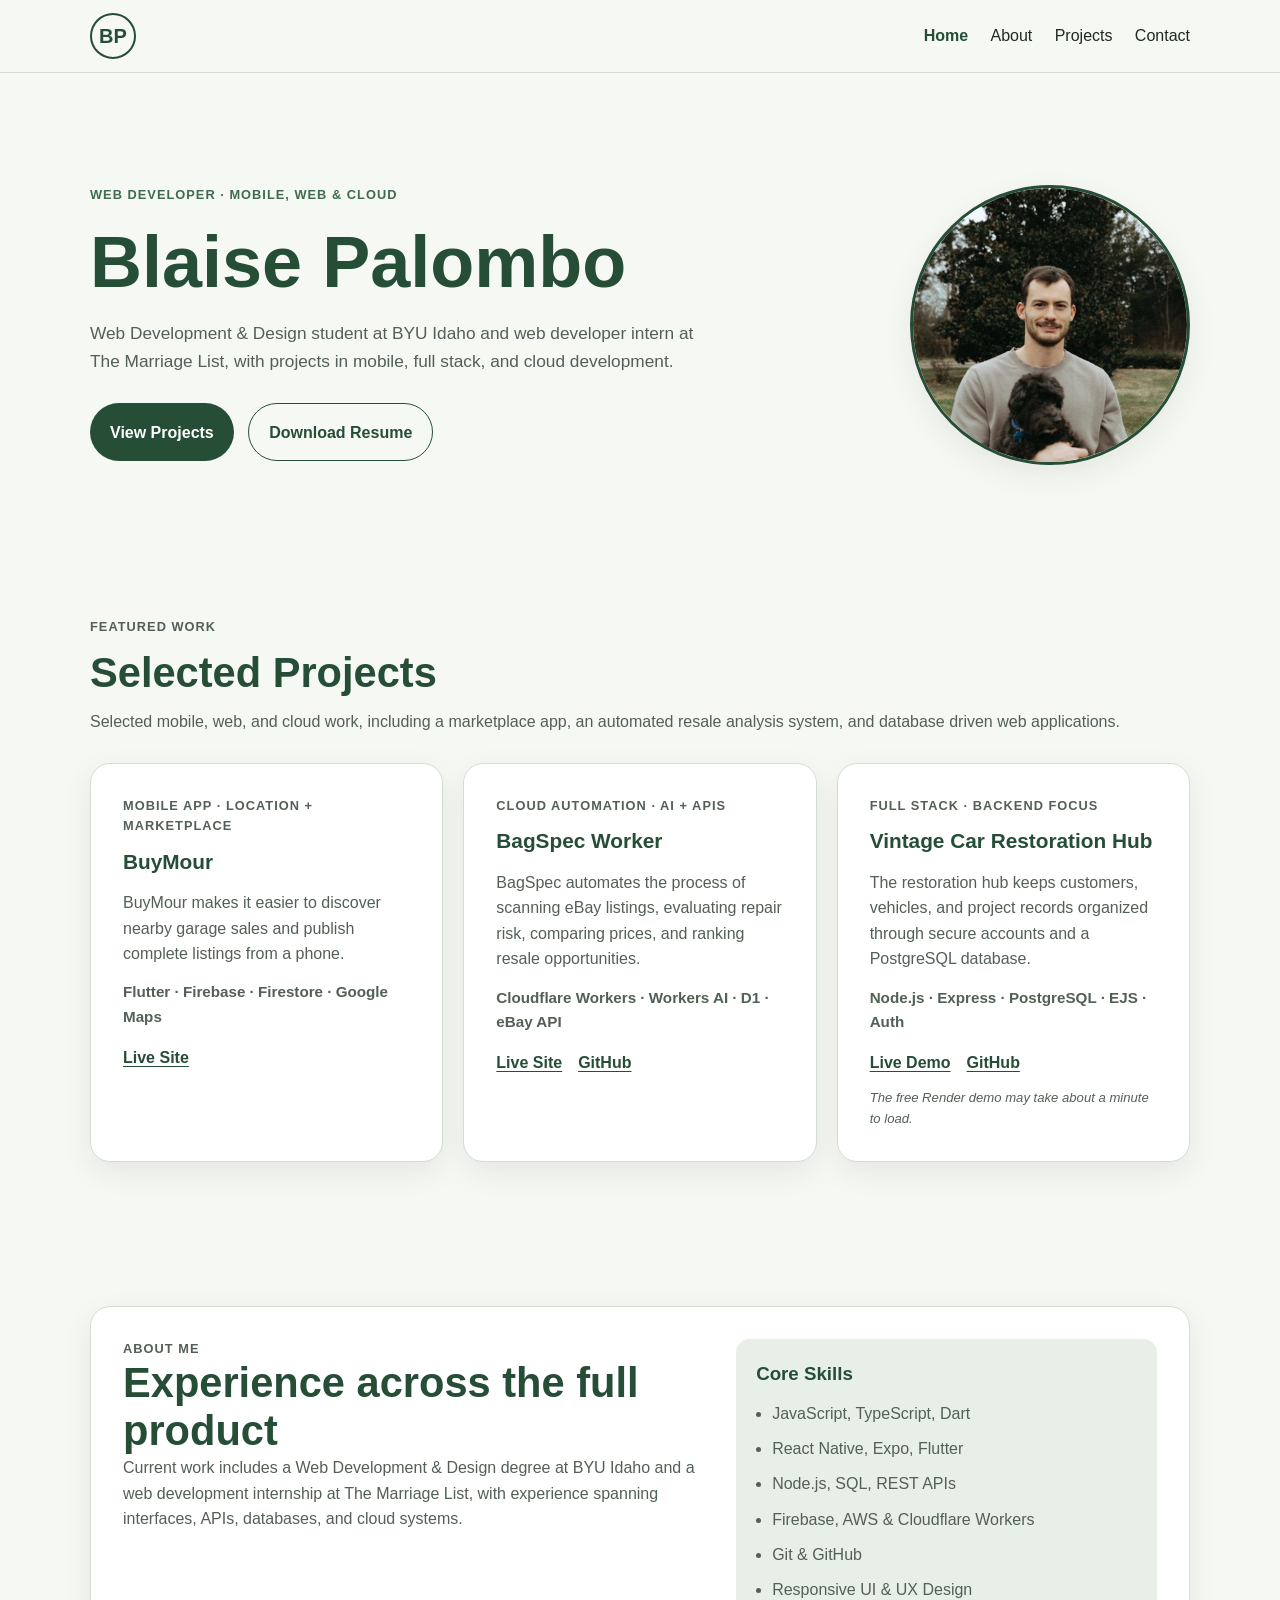
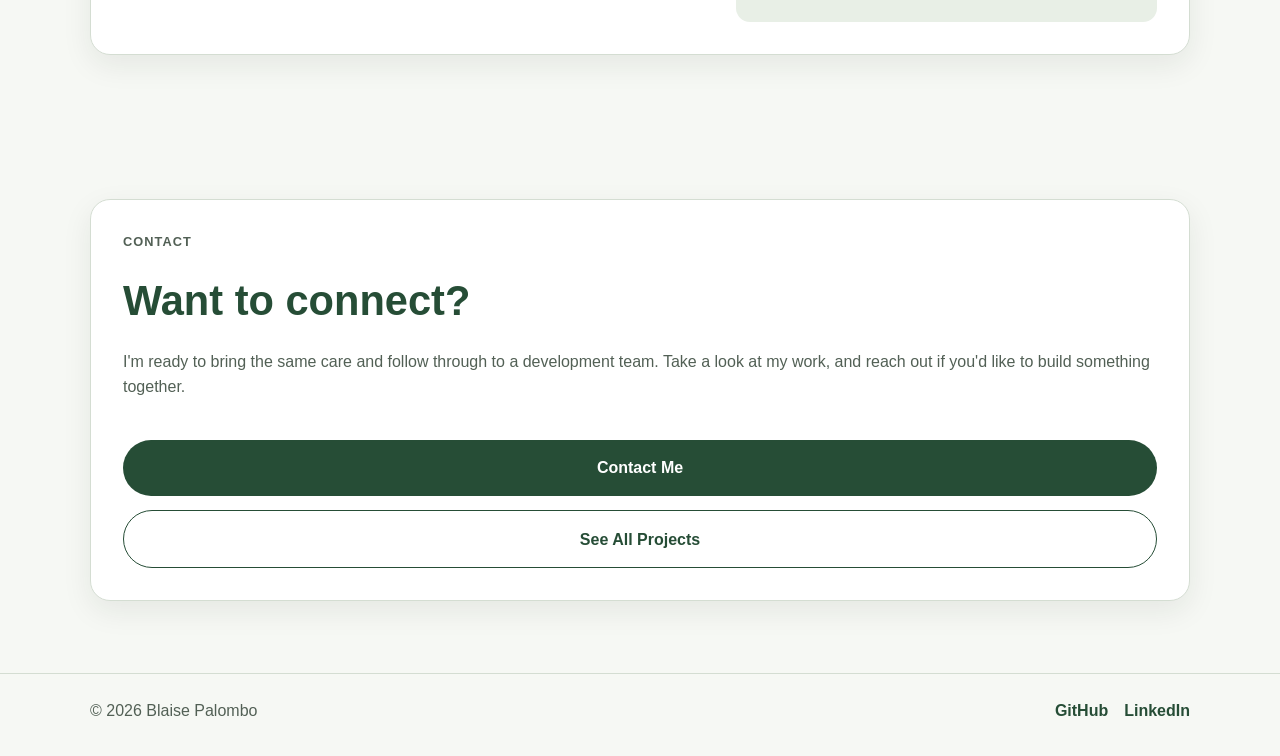
<file: index.html>
<!DOCTYPE html>
<html lang="en">
<head>
  <meta charset="UTF-8" />
  <meta name="viewport" content="width=device-width, initial-scale=1.0" />
  <title>Blaise Palombo | Portfolio</title>
  <meta
    name="description"
    content="Portfolio of Blaise Palombo, a Web Development and Design student who builds mobile apps, full stack websites, and cloud systems."
  />
  <link rel="stylesheet" href="css/styles.css" />
</head>
<body>
  <header class="site-header">
    <div class="container nav-wrapper">
      <a href="index.html" class="logo">BP</a>

      <button class="menu-toggle" aria-label="Toggle navigation" aria-expanded="false">
        <span></span>
        <span></span>
        <span></span>
      </button>

      <nav class="site-nav">
        <ul class="nav-list">
          <li><a href="index.html" class="active">Home</a></li>
          <li><a href="about.html">About</a></li>
          <li><a href="projects.html">Projects</a></li>
          <li><a href="contact.html">Contact</a></li>
        </ul>
      </nav>
    </div>
  </header>

  <main>
    <section class="hero">
      <div class="container hero-content">
        <p class="eyebrow hero-eyebrow">Web Developer &middot; Mobile, Web &amp; Cloud</p>

        <div class="hero-title-wrap">
          <h1>Blaise Palombo</h1>
        </div>

        <div class="hero-image">
          <img src="images/personal_image.jpeg" alt="Blaise Palombo profile photo" />
        </div>

        <p class="hero-text">
          Web Development &amp; Design student at BYU Idaho and web developer intern
          at The Marriage List, with projects in mobile, full stack, and cloud development.
        </p>

        <div class="hero-buttons">
          <a href="projects.html" class="btn btn-primary">View Projects</a>
          <a href="assets/Resume_BlaisePalombo.pdf" class="btn btn-secondary" download>Download Resume</a>
        </div>
      </div>
    </section>

    <section class="featured-projects section-padding">
      <div class="container">
        <div class="section-heading">
          <p class="section-label">Featured Work</p>
          <h2>Selected Projects</h2>
          <p>
            Selected mobile, web, and cloud work, including a marketplace app, an
            automated resale analysis system, and database driven web applications.
          </p>
        </div>

        <div class="project-grid">
          <article class="project-card" onclick="window.location.href='projects.html#buymour-project'">
            <div class="project-card-content">
              <p class="project-tag">Mobile App &middot; Location + Marketplace</p>
              <h3>BuyMour</h3>
              <p>
                BuyMour makes it easier to discover nearby garage sales and publish
                complete listings from a phone.
              </p>
              <p class="tech-stack">Flutter &middot; Firebase &middot; Firestore &middot; Google Maps</p>
              <div class="card-links">
                <a href="https://buymour.com" target="_blank" rel="noopener noreferrer" onclick="event.stopPropagation()">Live Site</a>
              </div>
            </div>
          </article>

          <article class="project-card" onclick="window.location.href='projects.html#bagspec-project'">
            <div class="project-card-content">
              <p class="project-tag">Cloud Automation &middot; AI + APIs</p>
              <h3>BagSpec Worker</h3>
              <p>
                BagSpec automates the process of scanning eBay listings, evaluating
                repair risk, comparing prices, and ranking resale opportunities.
              </p>
              <p class="tech-stack">Cloudflare Workers &middot; Workers AI &middot; D1 &middot; eBay API</p>
              <div class="card-links">
                <a href="https://bagspec.com" target="_blank" rel="noopener noreferrer" onclick="event.stopPropagation()">Live Site</a>
                <a href="https://github.com/blaisepalombo/bagspec-worker" target="_blank" rel="noopener noreferrer" onclick="event.stopPropagation()">GitHub</a>
              </div>
            </div>
          </article>

          <article class="project-card" onclick="window.location.href='projects.html#car-project'">
            <div class="project-card-content">
              <p class="project-tag">Full Stack &middot; Backend Focus</p>
              <h3>Vintage Car Restoration Hub</h3>
              <p>
                The restoration hub keeps customers, vehicles, and project records
                organized through secure accounts and a PostgreSQL database.
              </p>
              <p class="tech-stack">Node.js &middot; Express &middot; PostgreSQL &middot; EJS &middot; Auth</p>
              <div class="card-links">
                <a href="https://cse340-final-project-2wjq.onrender.com/" target="_blank" rel="noopener noreferrer" onclick="event.stopPropagation()">Live Demo</a>
                <a href="https://github.com/blaisepalombo/CSE340_FINAL_PROJECT" target="_blank" rel="noopener noreferrer" onclick="event.stopPropagation()">GitHub</a>
              </div>
              <p class="demo-note">The free Render demo may take about a minute to load.</p>
            </div>
          </article>
        </div>
      </div>
    </section>

    <section class="about-preview section-padding">
      <div class="container about-preview-box">
        <div>
          <p class="section-label">About Me</p>
          <h2>Experience across the full product</h2>
          <p>
            Current work includes a Web Development &amp; Design degree at BYU Idaho
            and a web development internship at The Marriage List, with experience
            spanning interfaces, APIs, databases, and cloud systems.
          </p>
        </div>

        <div class="skills-box">
          <h3>Core Skills</h3>
          <ul>
            <li>JavaScript, TypeScript, Dart</li>
            <li>React Native, Expo, Flutter</li>
            <li>Node.js, SQL, REST APIs</li>
            <li>Firebase, AWS &amp; Cloudflare Workers</li>
            <li>Git &amp; GitHub</li>
            <li>Responsive UI &amp; UX Design</li>
          </ul>
        </div>
      </div>
    </section>

    <section class="contact-cta section-padding">
      <div class="container cta-box">
        <p class="section-label">Contact</p>
        <h2>Want to connect?</h2>
        <p>
          I'm ready to bring the same care and follow through to a development team.
          Take a look at my work, and reach out if you'd like to build something together.
        </p>
        <div class="cta-buttons">
          <a href="contact.html" class="btn btn-primary">Contact Me</a>
          <a href="projects.html" class="btn btn-secondary">See All Projects</a>
        </div>
      </div>
    </section>
  </main>

  <footer class="site-footer">
    <div class="container footer-content">
      <p>&copy; 2026 Blaise Palombo</p>
      <div class="footer-links">
        <a href="https://github.com/blaisepalombo" target="_blank" rel="noopener noreferrer">GitHub</a>
        <a href="https://www.linkedin.com/in/blaise-palombo-29345a337" target="_blank" rel="noopener noreferrer">LinkedIn</a>
      </div>
    </div>
  </footer>

  <script src="js/main.js"></script>
</body>
</html>
</file>
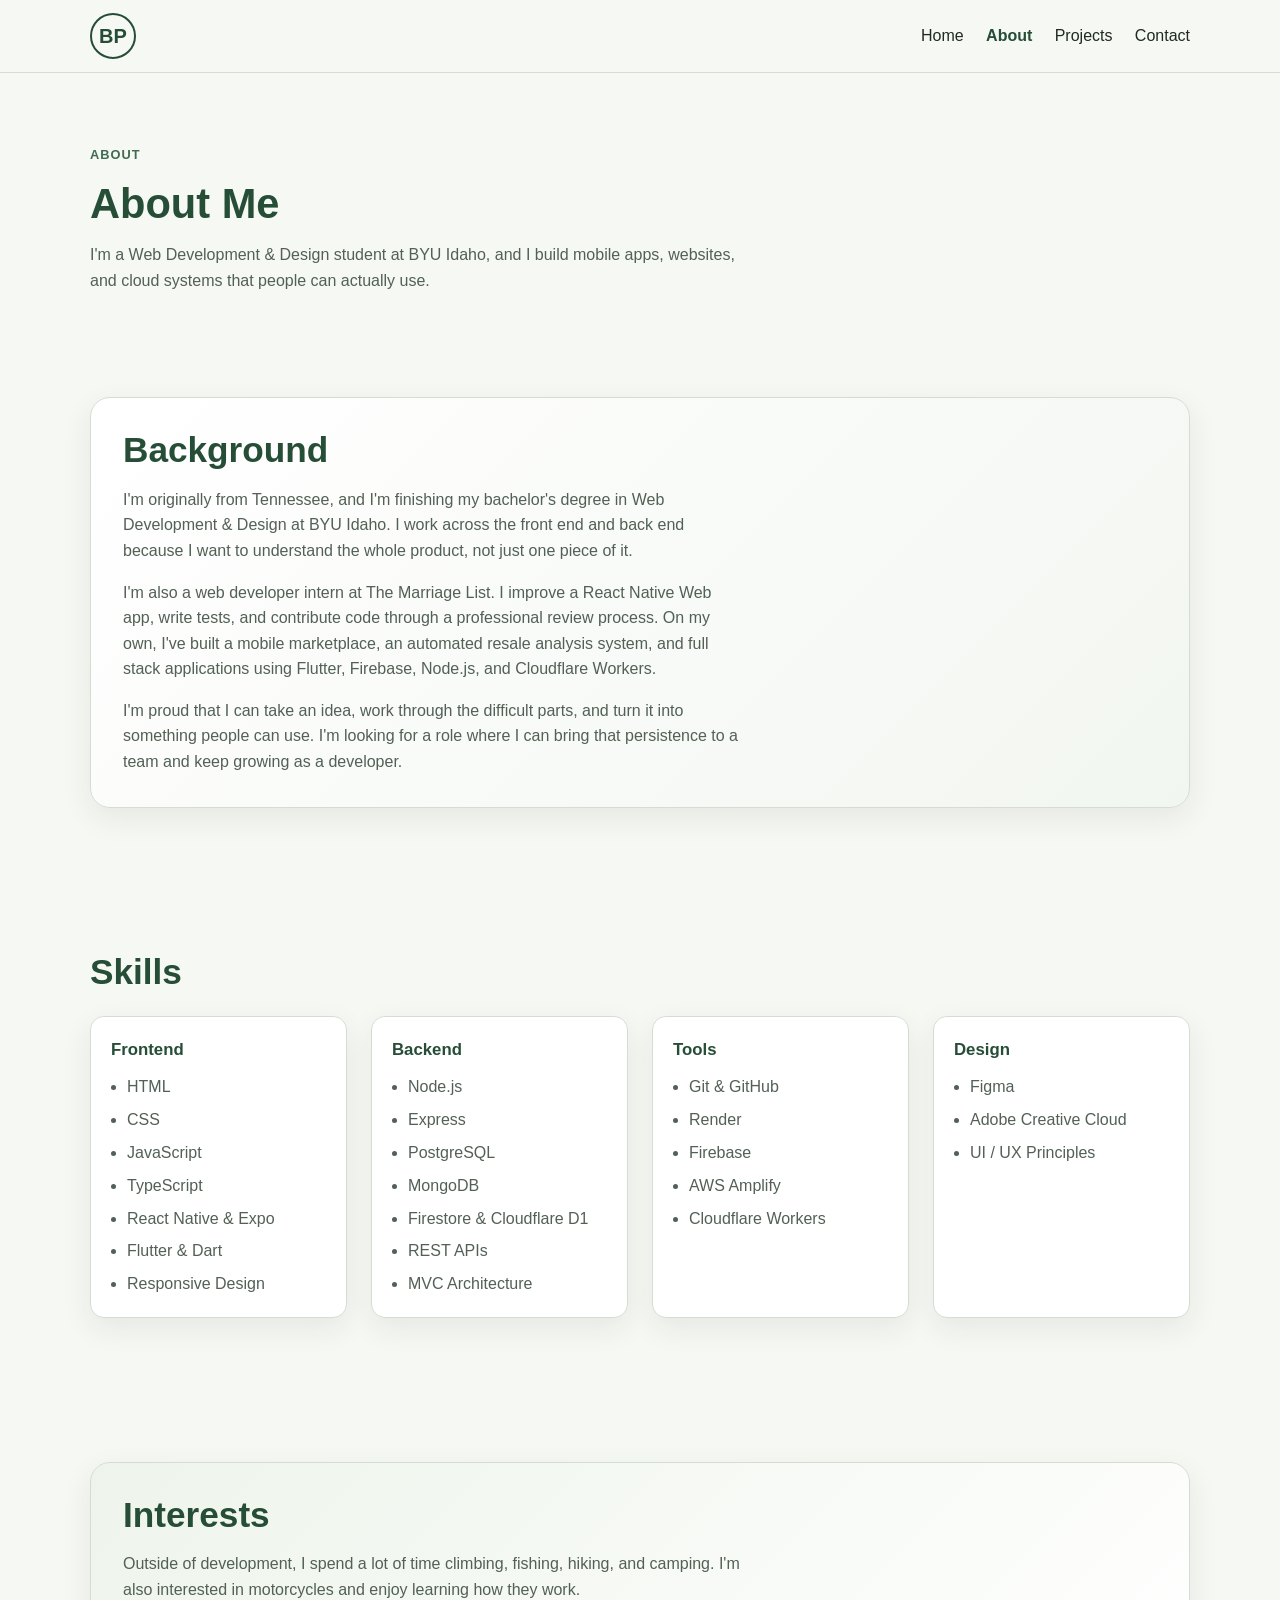
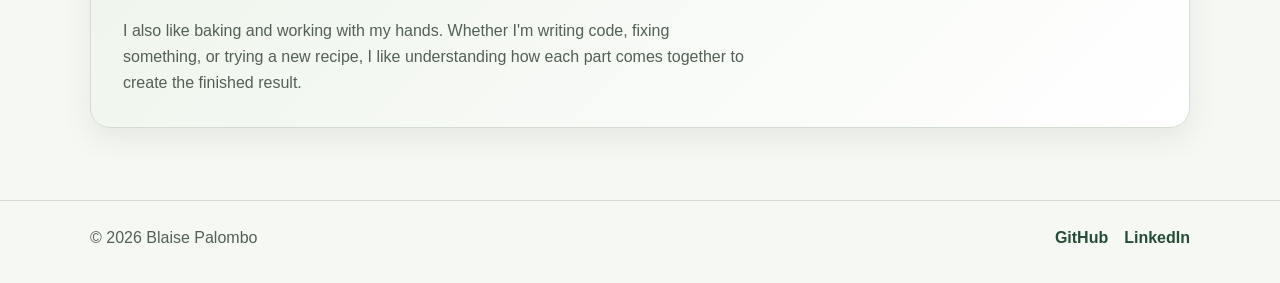
<file: about.html>
<!DOCTYPE html>
<html lang="en">
<head>
  <meta charset="UTF-8" />
  <meta name="viewport" content="width=device-width, initial-scale=1.0" />
  <title>About | Blaise Palombo</title>
  <meta
    name="description"
    content="About Blaise Palombo, a Web Development and Design student who builds mobile apps, full stack websites, and cloud systems."
  />
  <link rel="stylesheet" href="css/styles.css" />
</head>
<body>
  <header class="site-header">
    <div class="container nav-wrapper">
      <a href="index.html" class="logo">BP</a>

      <button class="menu-toggle" aria-label="Toggle navigation" aria-expanded="false">
        <span></span>
        <span></span>
        <span></span>
      </button>

      <nav class="site-nav">
        <ul class="nav-list">
          <li><a href="index.html">Home</a></li>
          <li><a href="about.html" class="active">About</a></li>
          <li><a href="projects.html">Projects</a></li>
          <li><a href="contact.html">Contact</a></li>
        </ul>
      </nav>
    </div>
  </header>

  <main>
    <!-- HERO -->
    <section class="page-hero">
      <div class="container page-hero-content">
        <p class="section-label">About</p>
        <h1>About Me</h1>
        <p>
          I'm a Web Development &amp; Design student at BYU Idaho, and I build
          mobile apps, websites, and cloud systems that people can actually use.
        </p>
      </div>
    </section>

    <!-- MAIN ABOUT -->
    <section class="section-padding">
      <div class="container about-main">
        <div class="about-text">
          <h2>Background</h2>
            <p>
                I'm originally from Tennessee, and I'm finishing my bachelor's degree in Web
                Development &amp; Design at BYU Idaho. I work across the front end and back end
                because I want to understand the whole product, not just one piece of it.
            </p>

            <p>
                I'm also a web developer intern at The Marriage List. I improve a React Native
                Web app, write tests, and contribute code through a professional review process.
                On my own, I've built a mobile marketplace, an automated resale analysis system,
                and full stack applications using Flutter, Firebase, Node.js, and Cloudflare Workers.
            </p>

            <p>
                I'm proud that I can take an idea, work through the difficult parts, and turn it
                into something people can use. I'm looking for a role where I can bring that
                persistence to a team and keep growing as a developer.
            </p>        
        </div>
      </div>
    </section>

    <!-- SKILLS -->
    <section class="section-padding">
      <div class="container skills-section">
        <h2>Skills</h2>

        <div class="skills-grid">
          <div class="skills-card">
            <h3>Frontend</h3>
            <ul>
              <li>HTML</li>
              <li>CSS</li>
              <li>JavaScript</li>
              <li>TypeScript</li>
              <li>React Native &amp; Expo</li>
              <li>Flutter &amp; Dart</li>
              <li>Responsive Design</li>
            </ul>
          </div>

          <div class="skills-card">
            <h3>Backend</h3>
            <ul>
              <li>Node.js</li>
              <li>Express</li>
              <li>PostgreSQL</li>
              <li>MongoDB</li>
              <li>Firestore &amp; Cloudflare D1</li>
              <li>REST APIs</li>
              <li>MVC Architecture</li>
            </ul>
          </div>

          <div class="skills-card">
            <h3>Tools</h3>
            <ul>
              <li>Git &amp; GitHub</li>
              <li>Render</li>
              <li>Firebase</li>
              <li>AWS Amplify</li>
              <li>Cloudflare Workers</li>
            </ul>
          </div>

          <div class="skills-card">
            <h3>Design</h3>
            <ul>
              <li>Figma</li>
              <li>Adobe Creative Cloud</li>
              <li>UI / UX Principles</li>
            </ul>
          </div>
        </div>
      </div>
    </section>

    <!-- INTERESTS -->
    <section class="section-padding">
      <div class="container about-interests">
        <h2>Interests</h2>
            <p>
              Outside of development, I spend a lot of time climbing, fishing, hiking, and
              camping. I'm also interested in motorcycles and enjoy learning how they work.
            </p>
            <p>
              I also like baking and working with my hands. Whether I'm writing code,
              fixing something, or trying a new recipe, I like understanding how each part
              comes together to create the finished result.
            </p>
        </div>
    </section>
  </main>

  <footer class="site-footer">
    <div class="container footer-content">
      <p>&copy; 2026 Blaise Palombo</p>
      <div class="footer-links">
        <a href="https://github.com/blaisepalombo" target="_blank">GitHub</a>
        <a href="https://www.linkedin.com/in/blaise-palombo-29345a337" target="_blank">LinkedIn</a>
      </div>
    </div>
  </footer>

  <script src="js/main.js"></script>
</body>
</html>
</file>
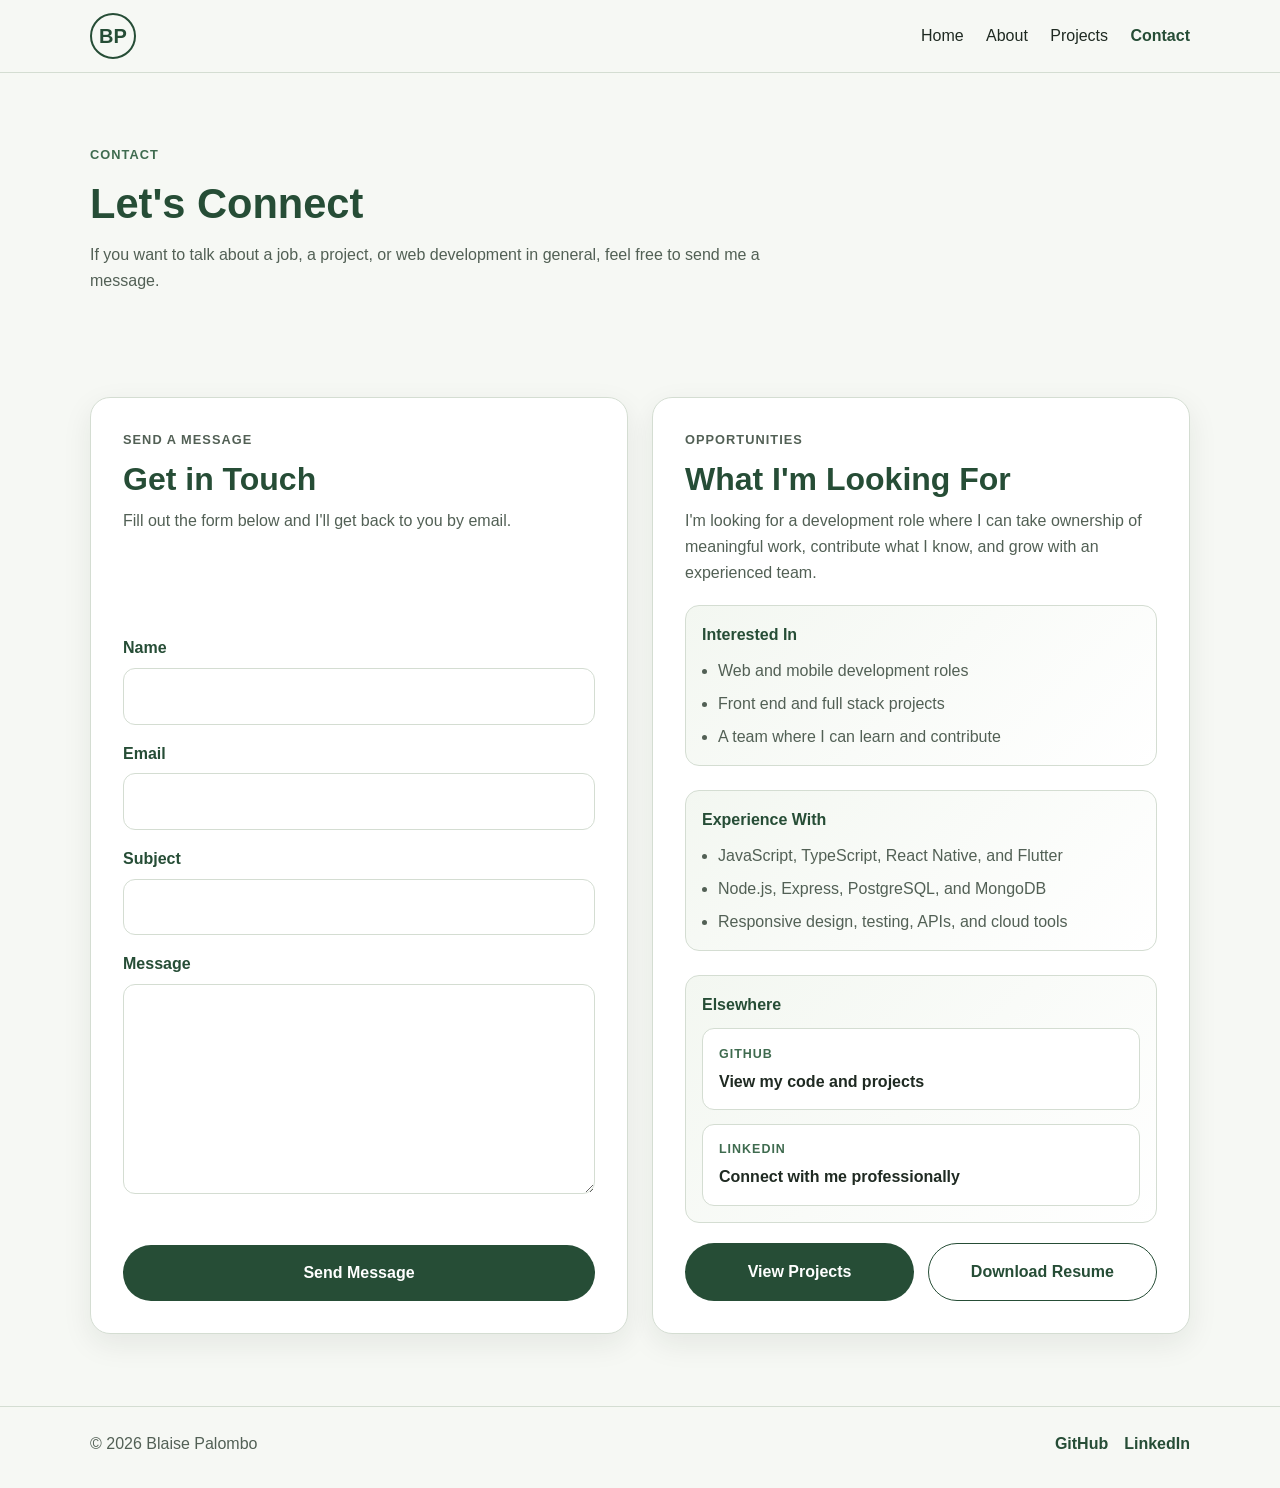
<file: contact.html>
<!DOCTYPE html>
<html lang="en">
<head>
  <meta charset="UTF-8" />
  <meta name="viewport" content="width=device-width, initial-scale=1.0" />
  <title>Contact | Blaise Palombo</title>
  <meta
    name="description"
    content="Contact Blaise Palombo for internship opportunities, project collaboration, or professional connections."
  />
  <link rel="stylesheet" href="css/styles.css" />
</head>
<body>
  <header class="site-header">
    <div class="container nav-wrapper">
      <a href="index.html" class="logo">BP</a>

      <button class="menu-toggle" aria-label="Toggle navigation" aria-expanded="false">
        <span></span>
        <span></span>
        <span></span>
      </button>

      <nav class="site-nav">
        <ul class="nav-list">
          <li><a href="index.html">Home</a></li>
          <li><a href="about.html">About</a></li>
          <li><a href="projects.html">Projects</a></li>
          <li><a href="contact.html" class="active">Contact</a></li>
        </ul>
      </nav>
    </div>
  </header>

  <main>
    <section class="page-hero">
      <div class="container page-hero-content">
        <p class="section-label">Contact</p>
        <h1>Let's Connect</h1>
        <p>
          If you want to talk about a job, a project, or web development in general,
          feel free to send me a message.
        </p>
      </div>
    </section>

    <section class="section-padding">
      <div class="container contact-layout">
        <article class="contact-card contact-form-card">
          <div class="contact-card-header">
            <p class="section-label">Send a Message</p>
            <h2>Get in Touch</h2>
            <p>
              Fill out the form below and I'll get back to you by email.
            </p>
          </div>

          <form
            class="contact-form"
            id="contactForm"
            action="https://formspree.io/f/mojkgnbr"
            method="POST"
          >
            <div class="form-row">
              <label for="name">Name</label>
              <input type="text" id="name" name="name" required />
            </div>

            <div class="form-row">
              <label for="email">Email</label>
              <input type="email" id="email" name="email" required />
            </div>

            <div class="form-row">
              <label for="subject">Subject</label>
              <input type="text" id="subject" name="subject" required />
            </div>

            <div class="form-row">
              <label for="message">Message</label>
              <textarea id="message" name="message" rows="7" required></textarea>
            </div>

            <p id="formStatus" class="form-status" aria-live="polite"></p>

            <button type="submit" class="btn btn-primary contact-submit-btn">
              Send Message
            </button>
          </form>
        </article>

        <article class="contact-card contact-info-card">
          <div class="contact-card-header">
            <p class="section-label">Opportunities</p>
            <h2>What I'm Looking For</h2>
            <p>
              I'm looking for a development role where I can take ownership of meaningful
              work, contribute what I know, and grow with an experienced team.
            </p>
          </div>

          <div class="contact-info-content">
            <div class="info-block">
              <h3>Interested In</h3>
              <ul class="contact-bullet-list">
                <li>Web and mobile development roles</li>
                <li>Front end and full stack projects</li>
                <li>A team where I can learn and contribute</li>
              </ul>
            </div>

            <div class="info-block">
              <h3>Experience With</h3>
              <ul class="contact-bullet-list">
                <li>JavaScript, TypeScript, React Native, and Flutter</li>
                <li>Node.js, Express, PostgreSQL, and MongoDB</li>
                <li>Responsive design, testing, APIs, and cloud tools</li>
              </ul>
            </div>

            <div class="info-block">
              <h3>Elsewhere</h3>
              <div class="contact-links-list">
                <a
                  href="https://github.com/blaisepalombo"
                  target="_blank"
                  rel="noopener noreferrer"
                  class="contact-link-card"
                >
                  <span class="contact-label">GitHub</span>
                  <span class="contact-value">View my code and projects</span>
                </a>

                <a
                  href="https://www.linkedin.com/in/blaise-palombo-29345a337"
                  target="_blank"
                  rel="noopener noreferrer"
                  class="contact-link-card"
                >
                  <span class="contact-label">LinkedIn</span>
                  <span class="contact-value">Connect with me professionally</span>
                </a>
              </div>
            </div>
          </div>

          <div class="contact-actions">
            <a href="projects.html" class="btn btn-primary">View Projects</a>
            <a href="assets/Resume_BlaisePalombo.pdf" class="btn btn-secondary" download>Download Resume</a>
          </div>
        </article>
      </div>
    </section>
  </main>

  <div class="success-popup" id="successPopup" aria-hidden="true">
    <div class="success-popup-card">
      <h3>Message sent</h3>
      <p>Thanks for reaching out. Your message was sent successfully.</p>
      <button type="button" class="btn btn-primary" id="closeSuccessPopup">
        Close
      </button>
    </div>
  </div>

  <footer class="site-footer">
    <div class="container footer-content">
      <p>&copy; 2026 Blaise Palombo</p>
      <div class="footer-links">
        <a href="https://github.com/blaisepalombo" target="_blank" rel="noopener noreferrer">GitHub</a>
        <a href="https://www.linkedin.com/in/blaise-palombo-29345a337" target="_blank" rel="noopener noreferrer">LinkedIn</a>
      </div>
    </div>
  </footer>

  <script src="js/main.js"></script>
</body>
</html>
</file>
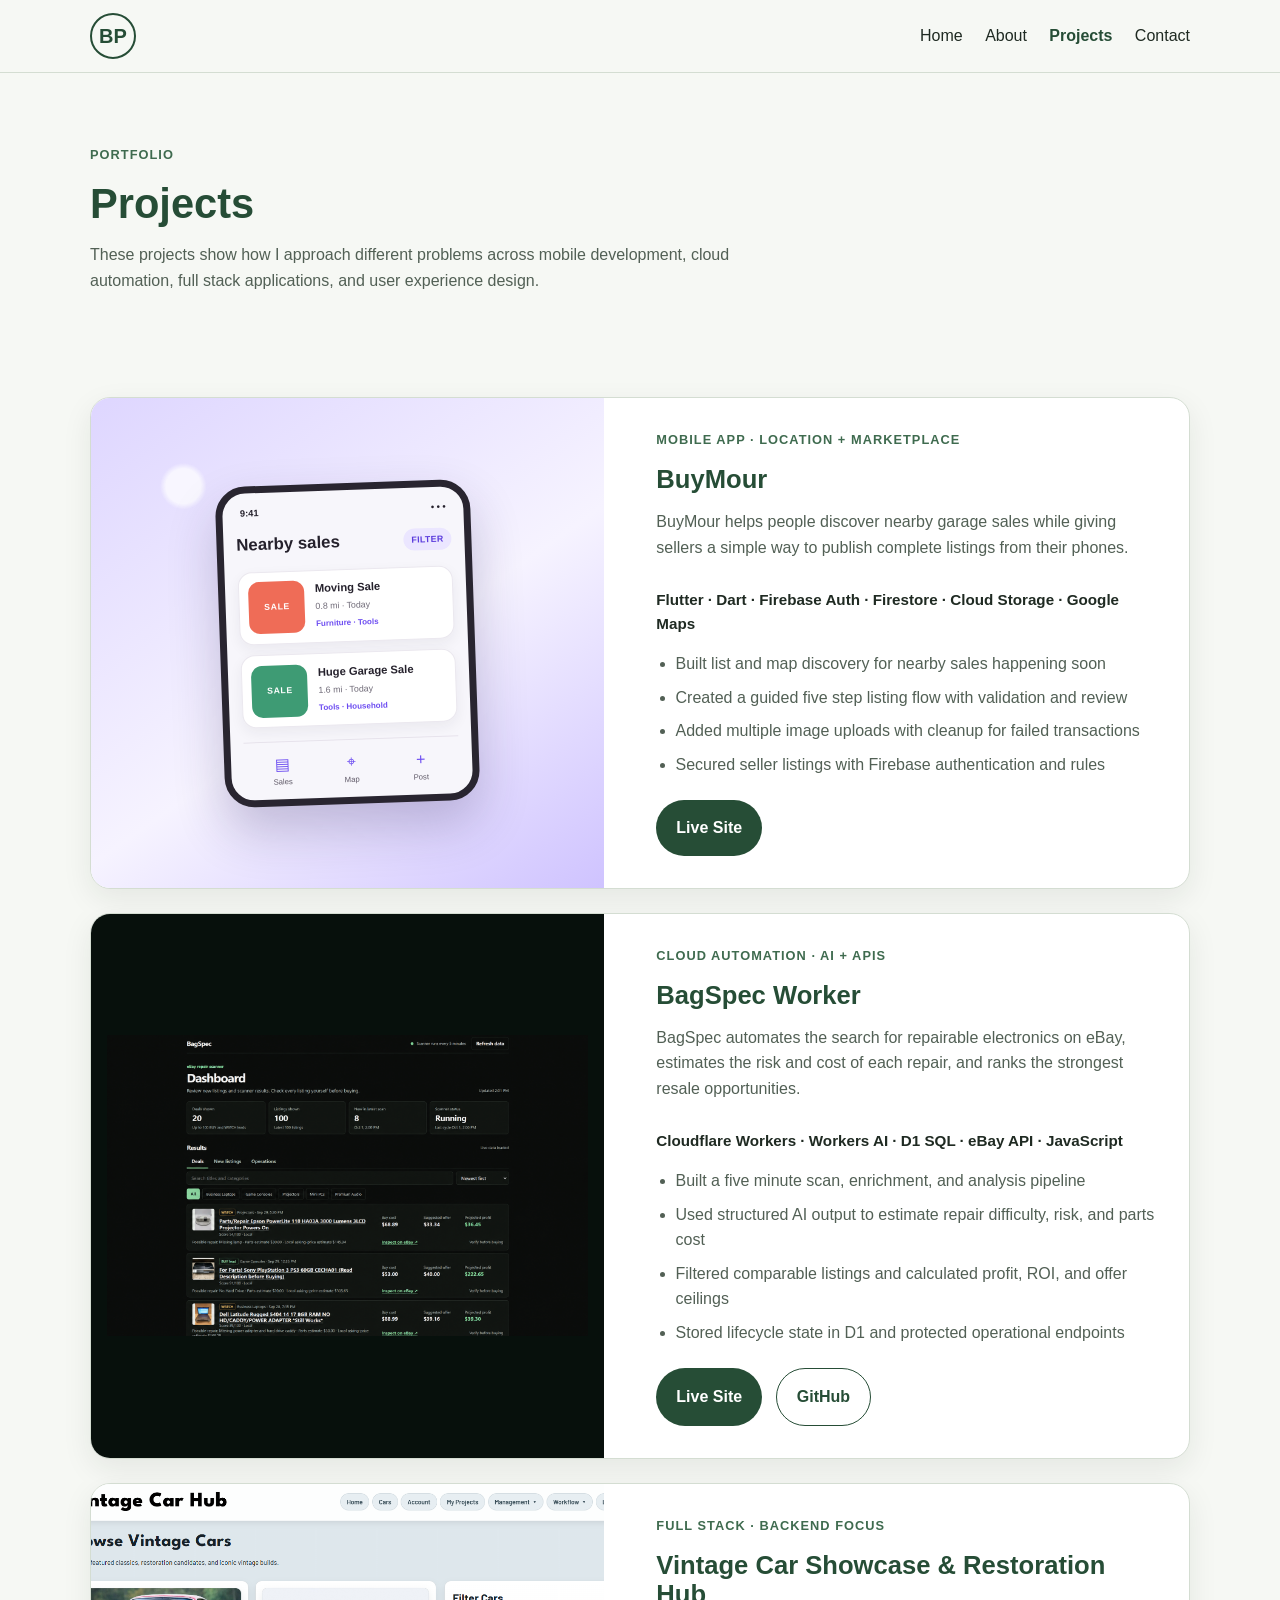
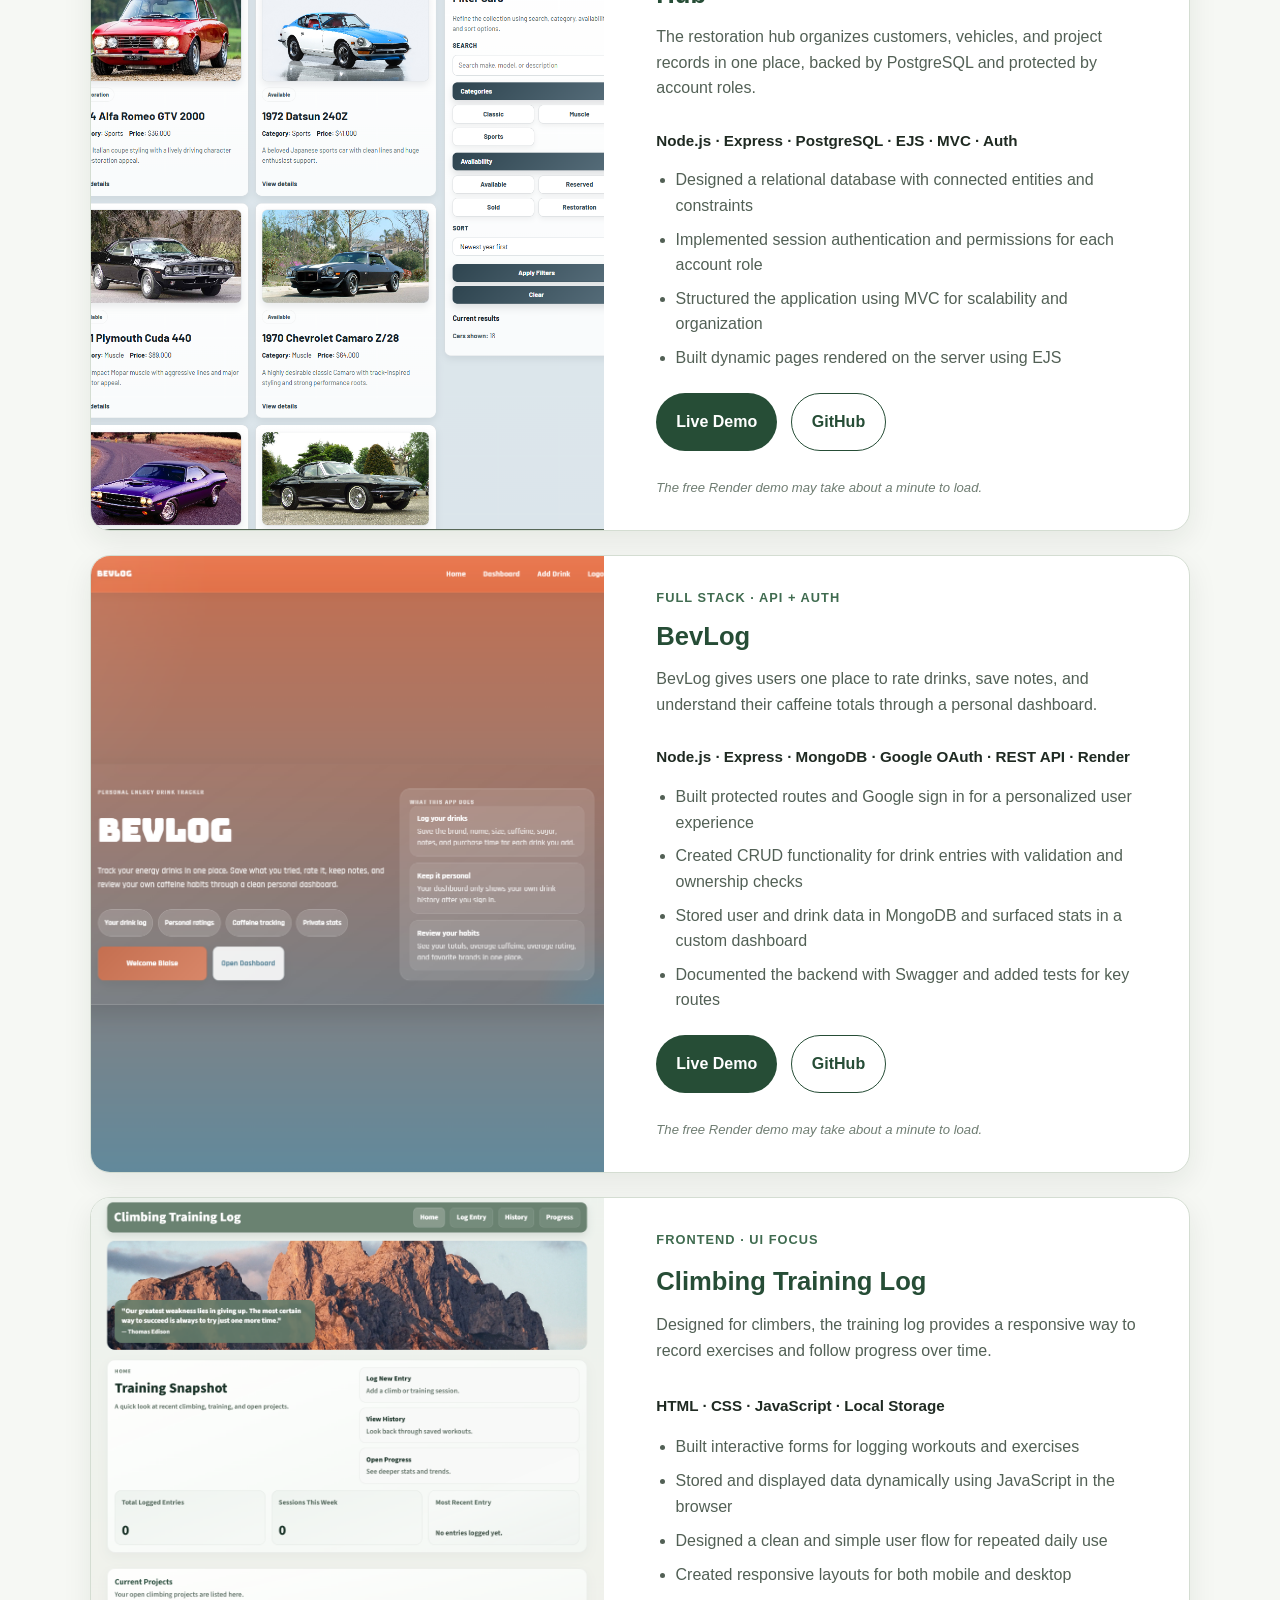
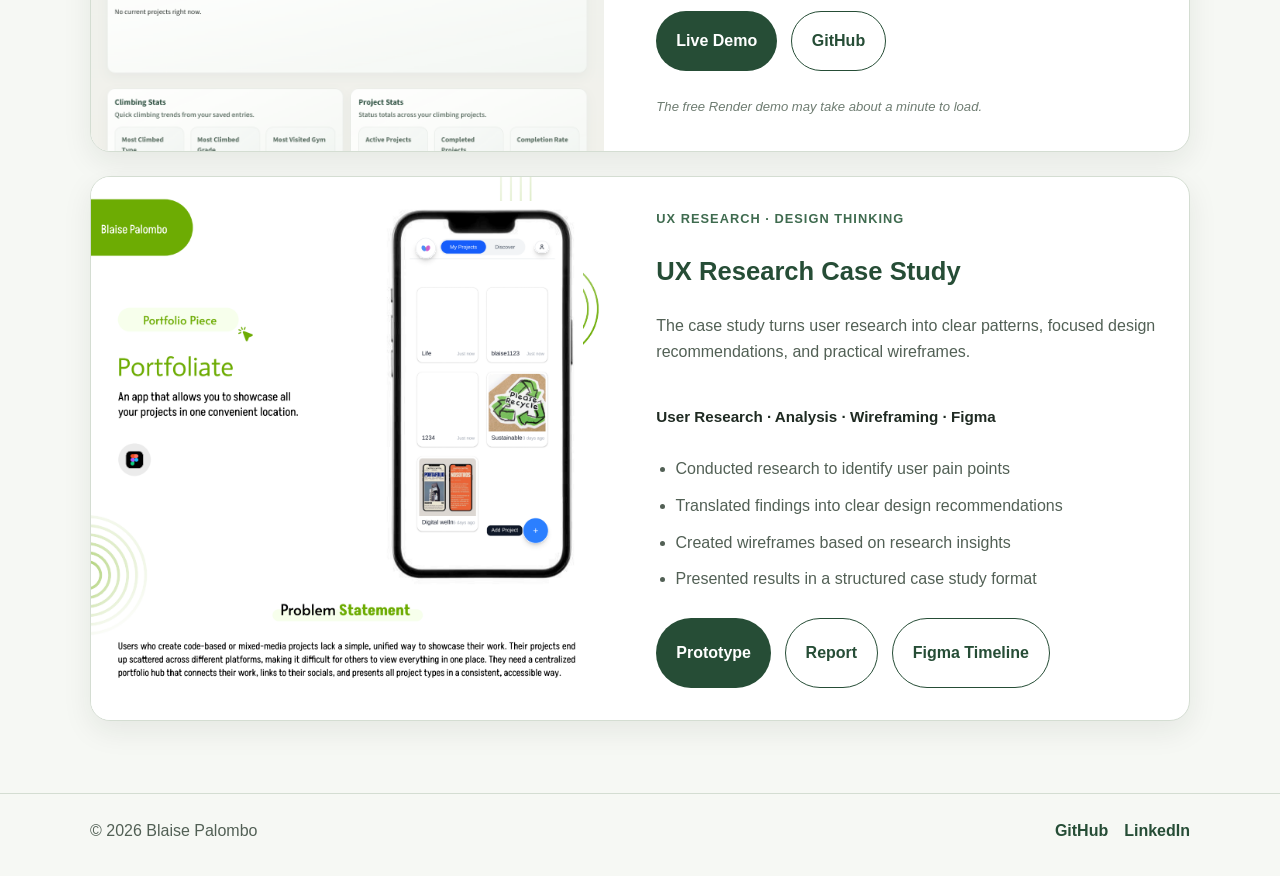
<file: projects.html>
<!DOCTYPE html>
<html lang="en">
<head>
  <meta charset="UTF-8" />
  <meta name="viewport" content="width=device-width, initial-scale=1.0" />
  <title>Projects | Blaise Palombo</title>
  <meta
    name="description"
    content="Projects by Blaise Palombo spanning mobile apps, cloud automation, full stack development, front end design, and UX research."
  />
  <link rel="stylesheet" href="css/styles.css" />
</head>
<body>
  <header class="site-header">
    <div class="container nav-wrapper">
      <a href="index.html" class="logo">BP</a>

      <button class="menu-toggle" aria-label="Toggle navigation" aria-expanded="false">
        <span></span>
        <span></span>
        <span></span>
      </button>

      <nav class="site-nav">
        <ul class="nav-list">
          <li><a href="index.html">Home</a></li>
          <li><a href="about.html">About</a></li>
          <li><a href="projects.html" class="active">Projects</a></li>
          <li><a href="contact.html">Contact</a></li>
        </ul>
      </nav>
    </div>
  </header>

  <main>
    <section class="page-hero">
      <div class="container page-hero-content">
        <p class="section-label">Portfolio</p>
        <h1>Projects</h1>
        <p>
          These projects show how I approach different problems across mobile development,
          cloud automation, full stack applications, and user experience design.
        </p>
      </div>
    </section>

    <section class="section-padding">
      <div class="container projects-stack">

        <!-- BUYMOUR -->
        <article class="project-showcase" id="buymour-project">
          <div class="project-image project-visual buymour-visual" role="img" aria-label="BuyMour mobile app interface showing nearby garage sales">
            <div class="phone-mockup">
              <div class="phone-status"><span>9:41</span><span>&bull; &bull; &bull;</span></div>
              <div class="phone-heading">
                <span>Nearby sales</span>
                <span class="filter-chip">Filter</span>
              </div>
              <div class="sale-preview">
                <span class="sale-thumb sale-thumb-coral">SALE</span>
                <span><strong>Moving Sale</strong><small>0.8 mi &middot; Today</small><em>Furniture &middot; Tools</em></span>
              </div>
              <div class="sale-preview">
                <span class="sale-thumb sale-thumb-green">SALE</span>
                <span><strong>Huge Garage Sale</strong><small>1.6 mi &middot; Today</small><em>Tools &middot; Household</em></span>
              </div>
              <div class="phone-nav"><span>&#9636;<small>Sales</small></span><span>&#8982;<small>Map</small></span><span>+<small>Post</small></span></div>
            </div>
          </div>

          <div class="project-details">
            <p class="project-tag">Mobile App &middot; Location + Marketplace</p>
            <h2>BuyMour</h2>
            <p class="project-summary">
              BuyMour helps people discover nearby garage sales while giving sellers
              a simple way to publish complete listings from their phones.
            </p>
            <p class="tech-stack">Flutter &middot; Dart &middot; Firebase Auth &middot; Firestore &middot; Cloud Storage &middot; Google Maps</p>
            <ul class="project-highlights">
              <li>Built list and map discovery for nearby sales happening soon</li>
              <li>Created a guided five step listing flow with validation and review</li>
              <li>Added multiple image uploads with cleanup for failed transactions</li>
              <li>Secured seller listings with Firebase authentication and rules</li>
            </ul>
            <div class="project-links">
              <a href="https://buymour.com" target="_blank" rel="noopener noreferrer" class="btn btn-primary">Live Site</a>
            </div>
          </div>
        </article>

        <!-- BAGSPEC -->
        <article class="project-showcase" id="bagspec-project">
          <div class="project-image project-screenshot">
            <img src="images/bagspec-dashboard.png" alt="BagSpec live dashboard showing scanner status and repair-resale opportunities" loading="lazy" />
          </div>

          <div class="project-details">
            <p class="project-tag">Cloud Automation &middot; AI + APIs</p>
            <h2>BagSpec Worker</h2>
            <p class="project-summary">
              BagSpec automates the search for repairable electronics on eBay, estimates
              the risk and cost of each repair, and ranks the strongest resale opportunities.
            </p>
            <p class="tech-stack">Cloudflare Workers &middot; Workers AI &middot; D1 SQL &middot; eBay API &middot; JavaScript</p>
            <ul class="project-highlights">
              <li>Built a five minute scan, enrichment, and analysis pipeline</li>
              <li>Used structured AI output to estimate repair difficulty, risk, and parts cost</li>
              <li>Filtered comparable listings and calculated profit, ROI, and offer ceilings</li>
              <li>Stored lifecycle state in D1 and protected operational endpoints</li>
            </ul>
            <div class="project-links">
              <a href="https://bagspec.com" target="_blank" rel="noopener noreferrer" class="btn btn-primary">Live Site</a>
              <a href="https://github.com/blaisepalombo/bagspec-worker" target="_blank" rel="noopener noreferrer" class="btn btn-secondary">GitHub</a>
            </div>
          </div>
        </article>

        <!-- CAR PROJECT -->
        <article class="project-showcase" id="car-project">
          <div class="project-image">
            <img src="images/car-project.png" alt="Vintage Car Restoration Hub screenshot" />
          </div>

          <div class="project-details">
            <p class="project-tag">Full Stack &middot; Backend Focus</p>
            <h2>Vintage Car Showcase &amp; Restoration Hub</h2>

            <p class="project-summary">
              The restoration hub organizes customers, vehicles, and project records in
              one place, backed by PostgreSQL and protected by account roles.
            </p>

            <p class="tech-stack">Node.js &middot; Express &middot; PostgreSQL &middot; EJS &middot; MVC &middot; Auth</p>

            <ul class="project-highlights">
              <li>Designed a relational database with connected entities and constraints</li>
              <li>Implemented session authentication and permissions for each account role</li>
              <li>Structured the application using MVC for scalability and organization</li>
              <li>Built dynamic pages rendered on the server using EJS</li>
            </ul>

            <div class="project-links">
              <a href="https://cse340-final-project-2wjq.onrender.com/" target="_blank" rel="noopener noreferrer" class="btn btn-primary">Live Demo</a>
              <a href="https://github.com/blaisepalombo/CSE340_FINAL_PROJECT" target="_blank" rel="noopener noreferrer" class="btn btn-secondary">GitHub</a>
            </div>
            <p class="demo-note">The free Render demo may take about a minute to load.</p>
          </div>
        </article>

        <!-- BEVLOG PROJECT -->
        <article class="project-showcase" id="bevlog-project">
          <div class="project-image">
            <img src="images/bevlog.png" alt="BevLog app screenshot" />
          </div>

          <div class="project-details">
            <p class="project-tag">Full Stack &middot; API + Auth</p>
            <h2>BevLog</h2>

            <p class="project-summary">
              BevLog gives users one place to rate drinks, save notes, and understand
              their caffeine totals through a personal dashboard.
            </p>

            <p class="tech-stack">Node.js &middot; Express &middot; MongoDB &middot; Google OAuth &middot; REST API &middot; Render</p>

            <ul class="project-highlights">
              <li>Built protected routes and Google sign in for a personalized user experience</li>
              <li>Created CRUD functionality for drink entries with validation and ownership checks</li>
              <li>Stored user and drink data in MongoDB and surfaced stats in a custom dashboard</li>
              <li>Documented the backend with Swagger and added tests for key routes</li>
            </ul>

            <div class="project-links">
              <a href="https://project-2-80o0.onrender.com/" target="_blank" rel="noopener noreferrer" class="btn btn-primary">Live Demo</a>
              <a href="https://github.com/blaisepalombo/Project_2" target="_blank" rel="noopener noreferrer" class="btn btn-secondary">GitHub</a>
            </div>
            <p class="demo-note">The free Render demo may take about a minute to load.</p>
          </div>
        </article>

        <!-- CLIMBING PROJECT -->
        <article class="project-showcase" id="climbing-project">
          <div class="project-image">
            <img src="images/climbing-project.png" alt="Climbing Training Log screenshot" />
          </div>

          <div class="project-details">
            <p class="project-tag">Frontend &middot; UI Focus</p>
            <h2>Climbing Training Log</h2>

            <p class="project-summary">
              Designed for climbers, the training log provides a responsive way to
              record exercises and follow progress over time.
            </p>

            <p class="tech-stack">HTML &middot; CSS &middot; JavaScript &middot; Local Storage</p>

            <ul class="project-highlights">
              <li>Built interactive forms for logging workouts and exercises</li>
              <li>Stored and displayed data dynamically using JavaScript in the browser</li>
              <li>Designed a clean and simple user flow for repeated daily use</li>
              <li>Created responsive layouts for both mobile and desktop</li>
            </ul>

            <div class="project-links">
              <a href="https://climbing-training-log.onrender.com/" target="_blank" rel="noopener noreferrer" class="btn btn-primary">Live Demo</a>
              <a href="https://github.com/blaisepalombo/climbing-training-log" target="_blank" rel="noopener noreferrer" class="btn btn-secondary">GitHub</a>
            </div>
            <p class="demo-note">The free Render demo may take about a minute to load.</p>
          </div>
        </article>

        <!-- UX PROJECT -->
        <article class="project-showcase" id="ux-project">
          <div class="project-image">
            <img src="images/ux-research-project.png" alt="UX Research project screenshot" />
          </div>

          <div class="project-details">
            <p class="project-tag">UX Research &middot; Design Thinking</p>
            <h2>UX Research Case Study</h2>

            <p class="project-summary">
              The case study turns user research into clear patterns, focused design
              recommendations, and practical wireframes.
            </p>

            <p class="tech-stack">User Research &middot; Analysis &middot; Wireframing &middot; Figma</p>

            <ul class="project-highlights">
              <li>Conducted research to identify user pain points</li>
              <li>Translated findings into clear design recommendations</li>
              <li>Created wireframes based on research insights</li>
              <li>Presented results in a structured case study format</li>
            </ul>

            <div class="project-links">
              <a href="https://www.figma.com/make/8U13XMaxHq01uLo4IIDGnf/Portfoliate?p=f&amp;t=d5EnJdUaPK9WTbl1-0&amp;fullscreen=1" target="_blank" class="btn btn-primary">Prototype</a>
              <a href="https://drive.google.com/file/d/1AZlf80dYPW0GA_Mr9BlaWJ34dMQs1SRt/view" target="_blank" class="btn btn-secondary">Report</a>
              <a href="https://www.figma.com/board/uTu2VEiQJFSeO8FN8wuODs/FIGJAM-Blueprint-for-project?t=ZoYMgsJYooc1fej5-1" target="_blank" class="btn btn-secondary">Figma Timeline</a>
            </div>
          </div>
        </article>

      </div>
    </section>
  </main>

  <footer class="site-footer">
    <div class="container footer-content">
      <p>&copy; 2026 Blaise Palombo</p>
      <div class="footer-links">
        <a href="https://github.com/blaisepalombo" target="_blank">GitHub</a>
        <a href="https://www.linkedin.com/in/blaise-palombo-29345a337" target="_blank">LinkedIn</a>
      </div>
    </div>
  </footer>

  <script src="js/main.js"></script>
</body>
</html>
</file>
<file: css/styles.css>
@import url("./base.css");
@import url("./components.css");
@import url("./pages.css");
</file>
